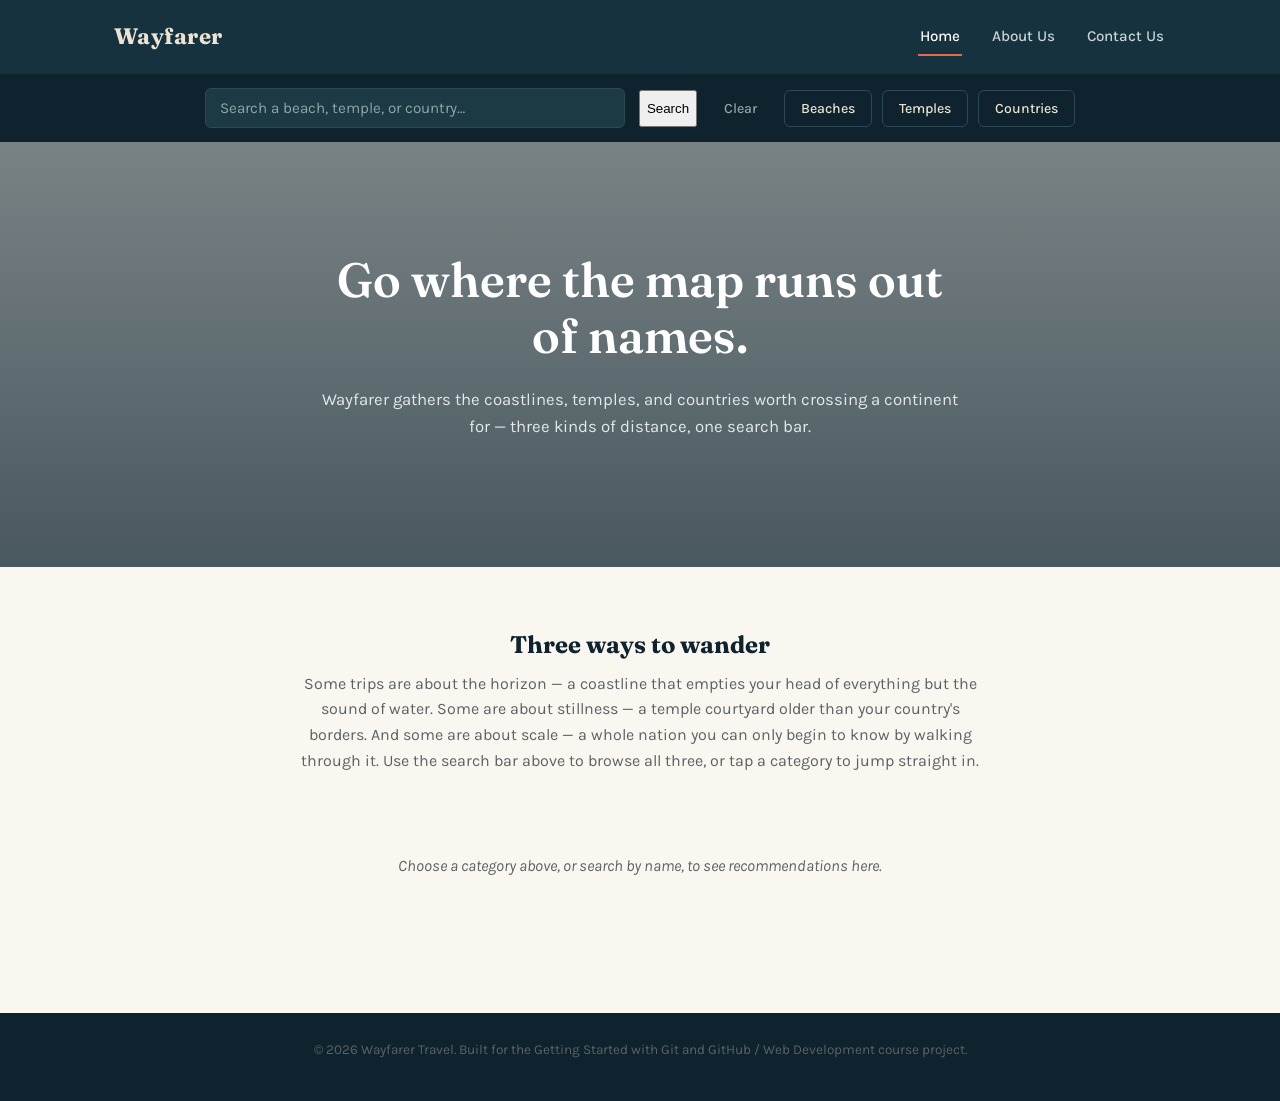
<file: index.html>
<!DOCTYPE html>
<html lang="en">
<head>
<meta charset="UTF-8">
<meta name="viewport" content="width=device-width, initial-scale=1.0">
<title>Wayfarer — Travel Recommendations</title>
<link rel="preconnect" href="https://fonts.googleapis.com">
<link href="https://fonts.googleapis.com/css2?family=Fraunces:opsz,wght@9..144,400;9..144,600;9..144,700&family=Karla:wght@400;500;700&display=swap" rel="stylesheet">
<link rel="stylesheet" href="css/style.css">
</head>
<body>

<header class="site-header">
  <div class="header-inner">
    <a href="index.html" class="brand">Wayfarer</a>

    <nav class="main-nav" id="mainNav">
      <a href="index.html" class="nav-link active">Home</a>
      <a href="about.html" class="nav-link">About Us</a>
      <a href="contact.html" class="nav-link">Contact Us</a>
    </nav>

    <button class="nav-toggle" id="navToggle" aria-label="Toggle navigation">
      <span></span><span></span><span></span>
    </button>
  </div>

  <div class="search-bar">
    <input type="text" id="searchInput" placeholder="Search a beach, temple, or country…">
    <div class="search-buttons">
      <button class="btn-search" id="searchBtn">Search</button>
      <button class="btn-clear" id="clearBtn">Clear</button>
      <button class="btn-filter" data-type="beach">Beaches</button>
      <button class="btn-filter" data-type="temple">Temples</button>
      <button class="btn-filter" data-type="country">Countries</button>
    </div>
  </div>
</header>

<section class="hero">
  <div class="hero-text">
    <h1>Go where the map runs out of names.</h1>
    <p>Wayfarer gathers the coastlines, temples, and countries worth crossing a continent for — three kinds of distance, one search bar.</p>
  </div>
</section>

<main>
  <section class="intro">
    <h2>Three ways to wander</h2>
    <p>
      Some trips are about the horizon — a coastline that empties your head of everything
      but the sound of water. Some are about stillness — a temple courtyard older than
      your country's borders. And some are about scale — a whole nation you can only
      begin to know by walking through it. Use the search bar above to browse all three,
      or tap a category to jump straight in.
    </p>
  </section>

  <section id="results" class="results">
    <p class="results-hint">Choose a category above, or search by name, to see recommendations here.</p>
  </section>
</main>

<footer class="site-footer">
  <p>&copy; 2026 Wayfarer Travel. Built for the Getting Started with Git and GitHub / Web Development course project.</p>
</footer>

<script src="js/script.js"></script>
</body>
</html>
</file>
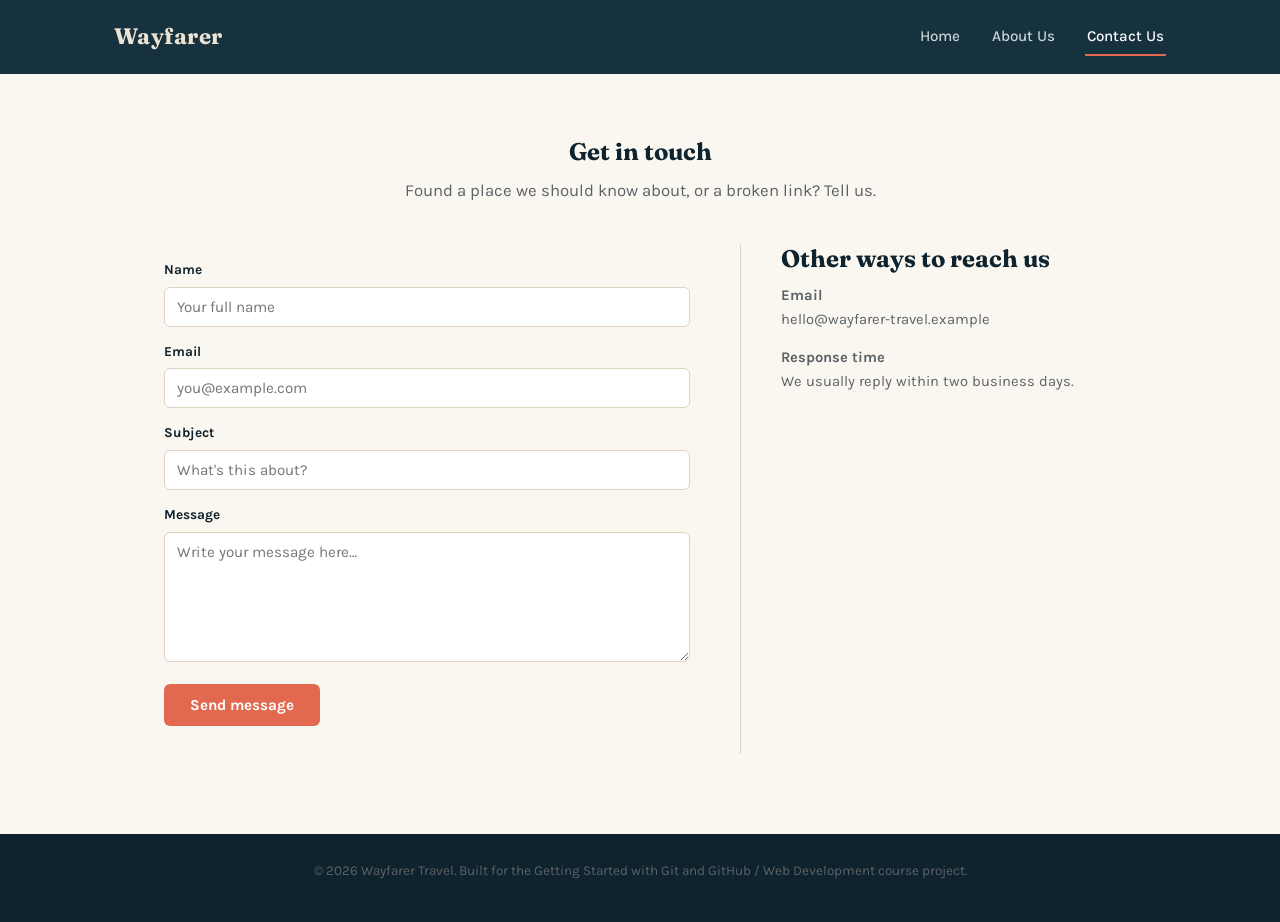
<file: contact.html>
<!DOCTYPE html>
<html lang="en">
<head>
<meta charset="UTF-8">
<meta name="viewport" content="width=device-width, initial-scale=1.0">
<title>Contact Us — Wayfarer</title>
<link rel="preconnect" href="https://fonts.googleapis.com">
<link href="https://fonts.googleapis.com/css2?family=Fraunces:opsz,wght@9..144,400;9..144,600;9..144,700&family=Karla:wght@400;500;700&display=swap" rel="stylesheet">
<link rel="stylesheet" href="css/style.css">
</head>
<body>

<header class="site-header">
  <div class="header-inner">
    <a href="index.html" class="brand">Wayfarer</a>
    <nav class="main-nav" id="mainNav">
      <a href="index.html" class="nav-link">Home</a>
      <a href="about.html" class="nav-link">About Us</a>
      <a href="contact.html" class="nav-link active">Contact Us</a>
    </nav>
    <button class="nav-toggle" id="navToggle" aria-label="Toggle navigation">
      <span></span><span></span><span></span>
    </button>
  </div>
</header>

<main class="page-content contact-page">
  <section class="page-hero">
    <h1>Get in touch</h1>
    <p class="subtitle">Found a place we should know about, or a broken link? Tell us.</p>
  </section>

  <section class="contact-block">
    <form class="contact-form" id="contactForm">
      <label for="name">Name</label>
      <input type="text" id="name" name="name" placeholder="Your full name" required>

      <label for="email">Email</label>
      <input type="email" id="email" name="email" placeholder="you@example.com" required>

      <label for="subject">Subject</label>
      <input type="text" id="subject" name="subject" placeholder="What's this about?" required>

      <label for="message">Message</label>
      <textarea id="message" name="message" rows="6" placeholder="Write your message here…" required></textarea>

      <button type="submit" class="btn-submit">Send message</button>
      <p class="form-status" id="formStatus" aria-live="polite"></p>
    </form>

    <div class="contact-info">
      <h2>Other ways to reach us</h2>
      <p><strong>Email</strong><br>hello@wayfarer-travel.example</p>
      <p><strong>Response time</strong><br>We usually reply within two business days.</p>
    </div>
  </section>
</main>

<footer class="site-footer">
  <p>&copy; 2026 Wayfarer Travel. Built for the Getting Started with Git and GitHub / Web Development course project.</p>
</footer>

<script src="js/script.js"></script>
</body>
</html>
</file>
<file: css/style.css>
/* ---------- tokens ---------- */
:root {
  --navy: #16323F;
  --navy-deep: #0E232D;
  --sand: #EDE3D3;
  --paper: #FAF7F1;
  --coral: #E2694F;
  --teal: #4F8C8A;
  --ink: #24292B;
  --ink-soft: #5B6265;
  --line: #DDD4C2;

  --font-display: "Fraunces", Georgia, serif;
  --font-body: "Karla", "Segoe UI", sans-serif;
}

* { box-sizing: border-box; }

html { scroll-behavior: smooth; }

body {
  margin: 0;
  font-family: var(--font-body);
  color: var(--ink);
  background: var(--paper);
  line-height: 1.6;
}

h1, h2, h3 {
  font-family: var(--font-display);
  color: var(--navy-deep);
  margin: 0 0 .5em;
  line-height: 1.15;
}

p { margin: 0 0 1em; color: var(--ink-soft); }

a { color: inherit; text-decoration: none; }

img { max-width: 100%; display: block; }

/* ---------- header / nav ---------- */
.site-header {
  background: var(--navy);
  position: sticky;
  top: 0;
  z-index: 50;
}

.header-inner {
  max-width: 1100px;
  margin: 0 auto;
  padding: 18px 24px;
  display: flex;
  align-items: center;
  justify-content: space-between;
}

.brand {
  font-family: var(--font-display);
  font-weight: 700;
  font-size: 1.4rem;
  color: var(--sand);
  letter-spacing: .02em;
}

.main-nav {
  display: flex;
  gap: 28px;
}

.nav-link {
  color: #C9D6D5;
  font-weight: 500;
  font-size: .95rem;
  padding: 6px 2px;
  border-bottom: 2px solid transparent;
  transition: color .15s ease, border-color .15s ease;
}

.nav-link:hover,
.nav-link.active {
  color: #fff;
  border-bottom-color: var(--coral);
}

.nav-toggle {
  display: none;
  flex-direction: column;
  gap: 4px;
  background: none;
  border: none;
  cursor: pointer;
  padding: 6px;
}

.nav-toggle span {
  width: 22px;
  height: 2px;
  background: var(--sand);
}

.search-bar {
  background: var(--navy-deep);
  padding: 14px 24px;
  display: flex;
  gap: 14px;
  flex-wrap: wrap;
  align-items: center;
  justify-content: center;
}

#searchInput {
  flex: 1 1 260px;
  max-width: 420px;
  padding: 10px 14px;
  border-radius: 6px;
  border: 1px solid #2C4954;
  background: #1B3A44;
  color: #fff;
  font-family: var(--font-body);
  font-size: .95rem;
}

#searchInput::placeholder { color: #8FA7A5; }

.search-buttons {
  display: flex;
  gap: 10px;
  flex-wrap: wrap;
}

.btn-filter, .btn-clear {
  font-family: var(--font-body);
  font-size: .88rem;
  font-weight: 500;
  padding: 9px 16px;
  border-radius: 6px;
  border: 1px solid #2C4954;
  background: transparent;
  color: var(--sand);
  cursor: pointer;
  transition: background .15s ease, color .15s ease;
}

.btn-filter:hover, .btn-filter.active {
  background: var(--coral);
  border-color: var(--coral);
  color: #fff;
}

.btn-clear { color: #8FA7A5; border-color: transparent; }
.btn-clear:hover { color: #fff; }

/* ---------- hero (home) ---------- */
.hero {
  background:
    linear-gradient(180deg, rgba(14,35,45,.55), rgba(14,35,45,.75)),
    url("https://picsum.photos/id/1043/1600/700") center/cover no-repeat;
  padding: 110px 24px;
  text-align: center;
}

.hero-text { max-width: 640px; margin: 0 auto; }

.hero h1 {
  color: #fff;
  font-size: clamp(2rem, 4vw, 3rem);
  font-weight: 600;
}

.hero p { color: #E3E9E8; font-size: 1.05rem; }

/* ---------- intro / results ---------- */
main { max-width: 1100px; margin: 0 auto; padding: 0 24px; }

.intro {
  max-width: 680px;
  margin: 64px auto 20px;
  text-align: center;
}

.results {
  margin: 40px 0 80px;
  min-height: 120px;
}

.results-hint {
  text-align: center;
  color: var(--ink-soft);
  font-style: italic;
  padding: 40px 0;
}

.results-heading {
  font-family: var(--font-display);
  font-size: 1.4rem;
  color: var(--navy-deep);
  margin: 32px 0 18px;
  border-bottom: 1px solid var(--line);
  padding-bottom: 10px;
}

.card-grid {
  display: grid;
  grid-template-columns: repeat(auto-fit, minmax(280px, 1fr));
  gap: 24px;
  margin-bottom: 12px;
}

.rec-card {
  background: #fff;
  border: 1px solid var(--line);
  border-radius: 8px;
  overflow: hidden;
}

.rec-card .img-pair {
  display: grid;
  grid-template-columns: 1fr 1fr;
}

.rec-card .img-pair img { height: 140px; object-fit: cover; width: 100%; }

.rec-card-body { padding: 16px 18px 20px; }

.rec-card-body h3 {
  font-size: 1.1rem;
  margin-bottom: 4px;
}

.rec-card-body .place-type {
  display: inline-block;
  font-size: .72rem;
  text-transform: none;
  color: var(--teal);
  font-weight: 700;
  margin-bottom: 8px;
}

.rec-card-body p { font-size: .92rem; margin-bottom: 0; }

/* ---------- generic page hero ---------- */
.page-content { padding-bottom: 80px; }

.page-hero {
  max-width: 680px;
  margin: 64px auto 40px;
  padding: 0 24px;
  text-align: center;
}

.page-hero .subtitle { font-size: 1.05rem; }

/* ---------- about page ---------- */
.about-block {
  display: grid;
  grid-template-columns: 1fr 1fr;
  gap: 40px;
  align-items: center;
  max-width: 1100px;
  margin: 0 auto 60px;
  padding: 0 24px;
}

.about-block img { border-radius: 8px; }

.about-block.reverse .about-text { order: -1; }

@media (max-width: 720px) {
  .about-block, .about-block.reverse .about-text {
    grid-template-columns: 1fr;
    order: 0;
  }
  .about-block { grid-template-columns: 1fr; }
}

.values {
  background: var(--sand);
  padding: 50px 24px;
  text-align: center;
}

.values h2 { margin-bottom: 30px; }

.values-grid {
  max-width: 1000px;
  margin: 0 auto;
  display: grid;
  grid-template-columns: repeat(auto-fit, minmax(220px, 1fr));
  gap: 26px;
  text-align: left;
}

.value-card {
  background: var(--paper);
  border: 1px solid var(--line);
  border-radius: 8px;
  padding: 22px;
}

.value-card h3 { font-size: 1.05rem; margin-bottom: 8px; }
.value-card p { font-size: .92rem; margin: 0; }

/* ---------- contact page ---------- */
.contact-block {
  max-width: 1000px;
  margin: 0 auto;
  padding: 0 24px;
  display: grid;
  grid-template-columns: 1.4fr 1fr;
  gap: 50px;
}

@media (max-width: 720px) {
  .contact-block { grid-template-columns: 1fr; }
}

.contact-form {
  display: flex;
  flex-direction: column;
}

.contact-form label {
  font-size: .85rem;
  font-weight: 700;
  color: var(--navy-deep);
  margin: 14px 0 6px;
}

.contact-form input,
.contact-form textarea {
  font-family: var(--font-body);
  font-size: .95rem;
  padding: 10px 12px;
  border: 1px solid var(--line);
  border-radius: 6px;
  background: #fff;
  color: var(--ink);
}

.contact-form input:focus,
.contact-form textarea:focus {
  outline: 2px solid var(--teal);
  outline-offset: 1px;
}

.btn-submit {
  margin-top: 22px;
  align-self: flex-start;
  background: var(--coral);
  color: #fff;
  border: none;
  font-family: var(--font-body);
  font-weight: 700;
  font-size: .95rem;
  padding: 12px 26px;
  border-radius: 6px;
  cursor: pointer;
  transition: opacity .15s ease;
}

.btn-submit:hover { opacity: .88; }

.form-status {
  margin-top: 14px;
  font-size: .9rem;
  color: var(--teal);
  font-weight: 700;
}

.contact-info {
  border-left: 1px solid var(--line);
  padding-left: 40px;
}

@media (max-width: 720px) {
  .contact-info { border-left: none; padding-left: 0; border-top: 1px solid var(--line); padding-top: 24px; }
}

.contact-info p { font-size: .92rem; }

/* ---------- footer ---------- */
.site-footer {
  background: var(--navy-deep);
  color: #8FA7A5;
  text-align: center;
  padding: 26px 24px;
  font-size: .85rem;
}

/* ---------- responsive nav ---------- */
@media (max-width: 720px) {
  .nav-toggle { display: flex; }
  .main-nav {
    position: absolute;
    top: 64px;
    left: 0;
    right: 0;
    background: var(--navy);
    flex-direction: column;
    padding: 10px 24px 20px;
    display: none;
    gap: 4px;
  }
  .main-nav.open { display: flex; }
}
</file>
